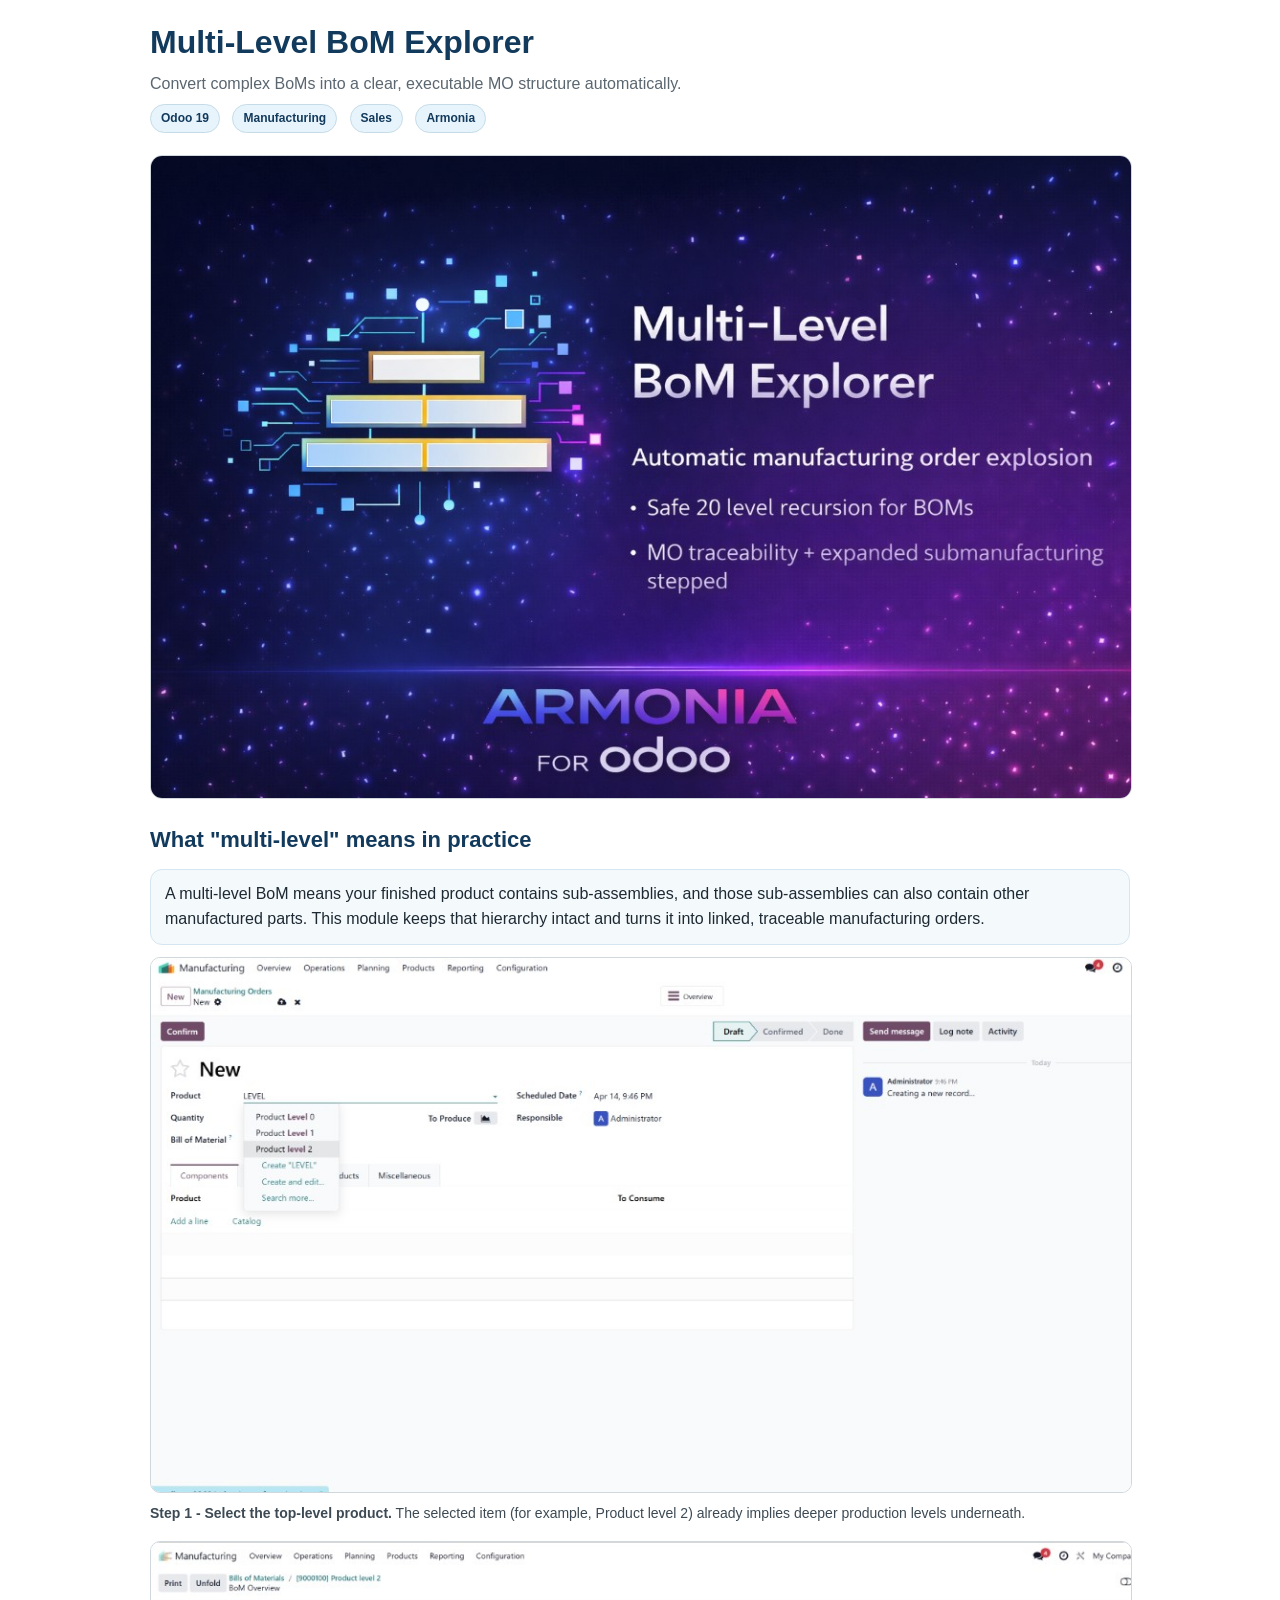
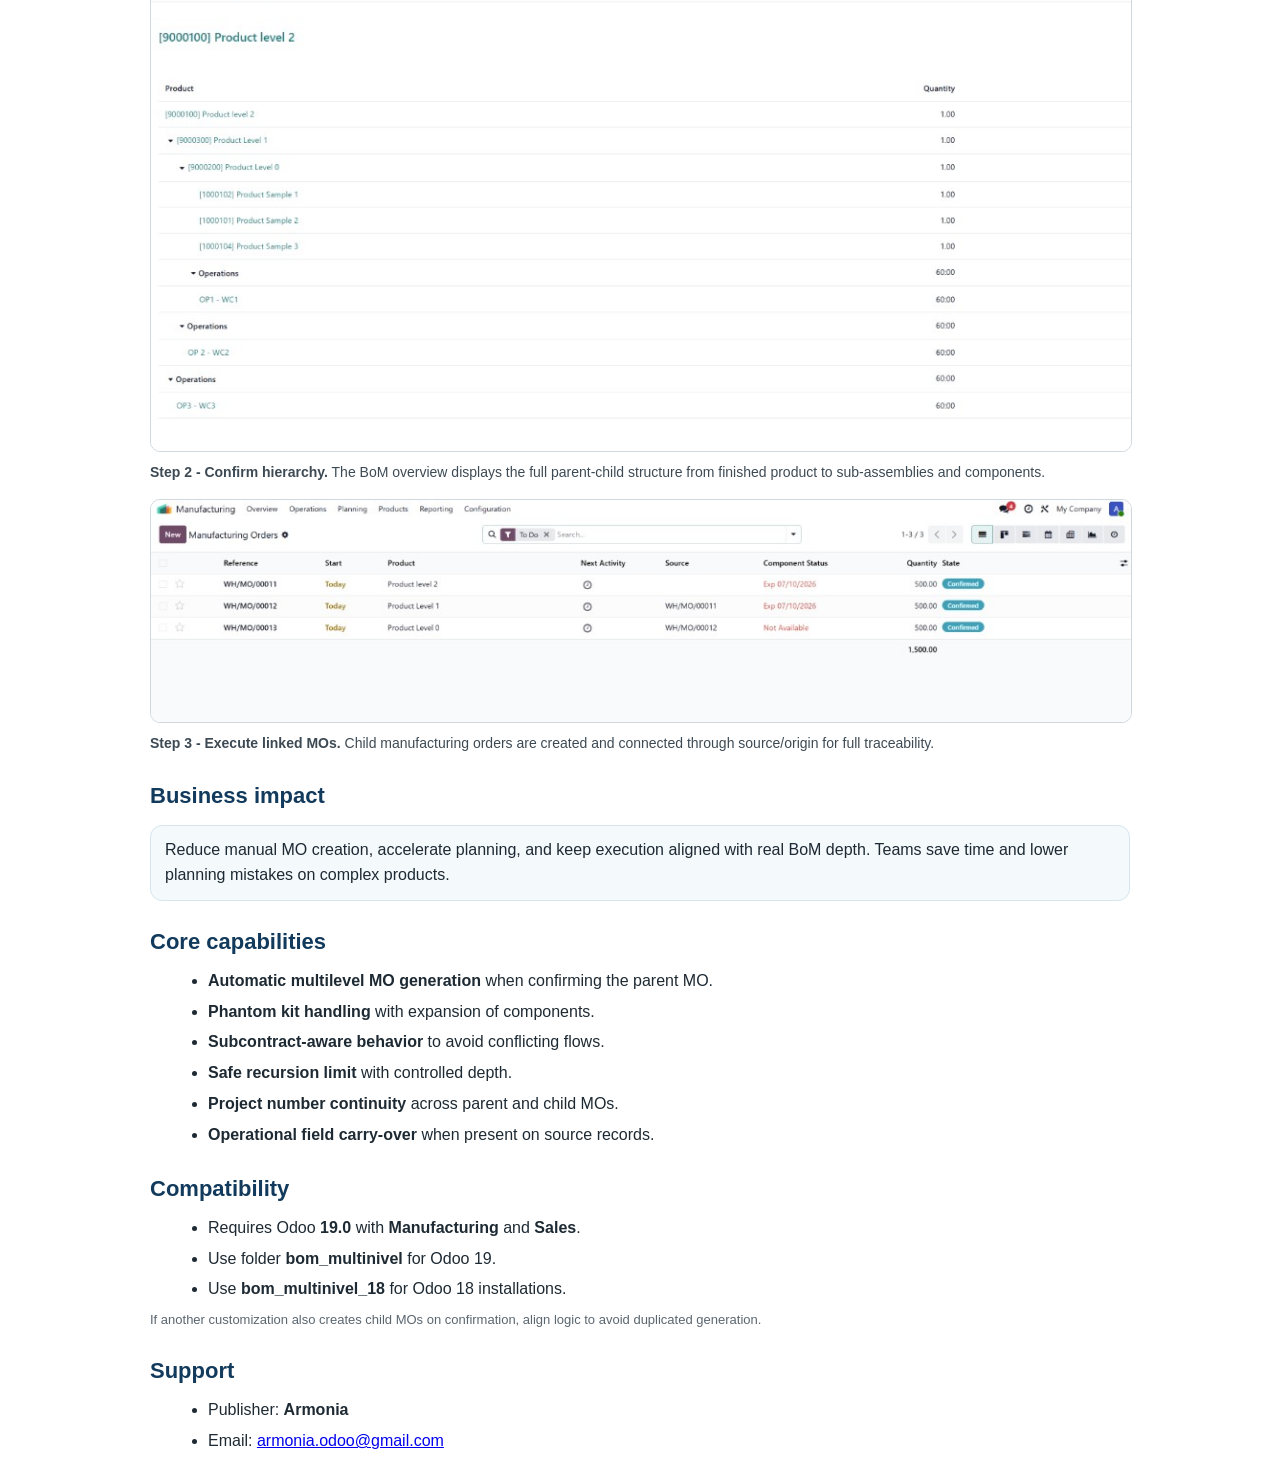
<file: bom_multinivel/static/description/index.html>
﻿<!DOCTYPE html>
<html lang="en">
<head>
  <meta charset="utf-8"/>
  <meta name="viewport" content="width=device-width, initial-scale=1"/>
  <title>Multi-Level BoM Explorer</title>
  <style>
    body { font-family: Arial, Helvetica, sans-serif; color: #1e2a33; max-width: 980px; margin: 0 auto; padding: 18px; line-height: 1.55; }
    h1 { color: #123a5c; margin: 0 0 4px 0; }
    h2 { color: #123a5c; margin: 24px 0 10px 0; font-size: 22px; }
    p { margin: 8px 0; }
    ul { margin: 8px 0 0 18px; }
    li { margin: 6px 0; }
    .sub { color: #5a6670; margin-top: 0; }
    .banner { width: 100%; border: 1px solid #d0d8de; border-radius: 12px; margin: 14px 0 18px 0; display: block; }
    .shot { width: 100%; border: 1px solid #d0d8de; border-radius: 10px; margin: 10px 0; display: block; }
    .cap { font-size: 14px; color: #3d4a54; margin: 2px 0 16px 0; }
    .box { background: #f4f9fc; border: 1px solid #d5e6f0; border-radius: 12px; padding: 12px 14px; margin: 12px 0; }
    .badge { display: inline-block; margin: 0 8px 8px 0; background: #e8f4fb; border: 1px solid #c5dce8; color: #123a5c; border-radius: 999px; padding: 4px 10px; font-size: 12px; font-weight: 600; }
    .note { font-size: 13px; color: #5a6670; }
  </style>
</head>
<body>
  <h1>Multi-Level BoM Explorer</h1>
  <p class="sub">Convert complex BoMs into a clear, executable MO structure automatically.</p>

  <div>
    <span class="badge">Odoo 19</span>
    <span class="badge">Manufacturing</span>
    <span class="badge">Sales</span>
    <span class="badge">Armonia</span>
  </div>

  <img class="banner" src="banner.png" alt="Multi-Level BoM Explorer banner"/>

  <h2>What "multi-level" means in practice</h2>
  <div class="box">
    A multi-level BoM means your finished product contains sub-assemblies, and those sub-assemblies can also contain other manufactured parts. This module keeps that hierarchy intact and turns it into linked, traceable manufacturing orders.
  </div>

  <img class="shot" src="screen_01_mo_product_levels.png" alt="Selecting top-level product in MO"/>
  <p class="cap"><strong>Step 1 - Select the top-level product.</strong> The selected item (for example, Product level 2) already implies deeper production levels underneath.</p>

  <img class="shot" src="screen_03_bom_overview_tree.png" alt="BoM hierarchy in tree view"/>
  <p class="cap"><strong>Step 2 - Confirm hierarchy.</strong> The BoM overview displays the full parent-child structure from finished product to sub-assemblies and components.</p>

  <img class="shot" src="screen_02_mo_source_chain.png" alt="Linked manufacturing orders list"/>
  <p class="cap"><strong>Step 3 - Execute linked MOs.</strong> Child manufacturing orders are created and connected through source/origin for full traceability.</p>

  <h2>Business impact</h2>
  <div class="box">
    Reduce manual MO creation, accelerate planning, and keep execution aligned with real BoM depth. Teams save time and lower planning mistakes on complex products.
  </div>

  <h2>Core capabilities</h2>
  <ul>
    <li><strong>Automatic multilevel MO generation</strong> when confirming the parent MO.</li>
    <li><strong>Phantom kit handling</strong> with expansion of components.</li>
    <li><strong>Subcontract-aware behavior</strong> to avoid conflicting flows.</li>
    <li><strong>Safe recursion limit</strong> with controlled depth.</li>
    <li><strong>Project number continuity</strong> across parent and child MOs.</li>
    <li><strong>Operational field carry-over</strong> when present on source records.</li>
  </ul>

  <h2>Compatibility</h2>
  <ul>
    <li>Requires Odoo <strong>19.0</strong> with <strong>Manufacturing</strong> and <strong>Sales</strong>.</li>
    <li>Use folder <strong>bom_multinivel</strong> for Odoo 19.</li>
    <li>Use <strong>bom_multinivel_18</strong> for Odoo 18 installations.</li>
  </ul>

  <p class="note">If another customization also creates child MOs on confirmation, align logic to avoid duplicated generation.</p>

  <h2>Support</h2>
  <ul>
    <li>Publisher: <strong>Armonia</strong></li>
    <li>Email: <a href="mailto:armonia.odoo@gmail.com">armonia.odoo@gmail.com</a></li>
  </ul>
</body>
</html>
</file>
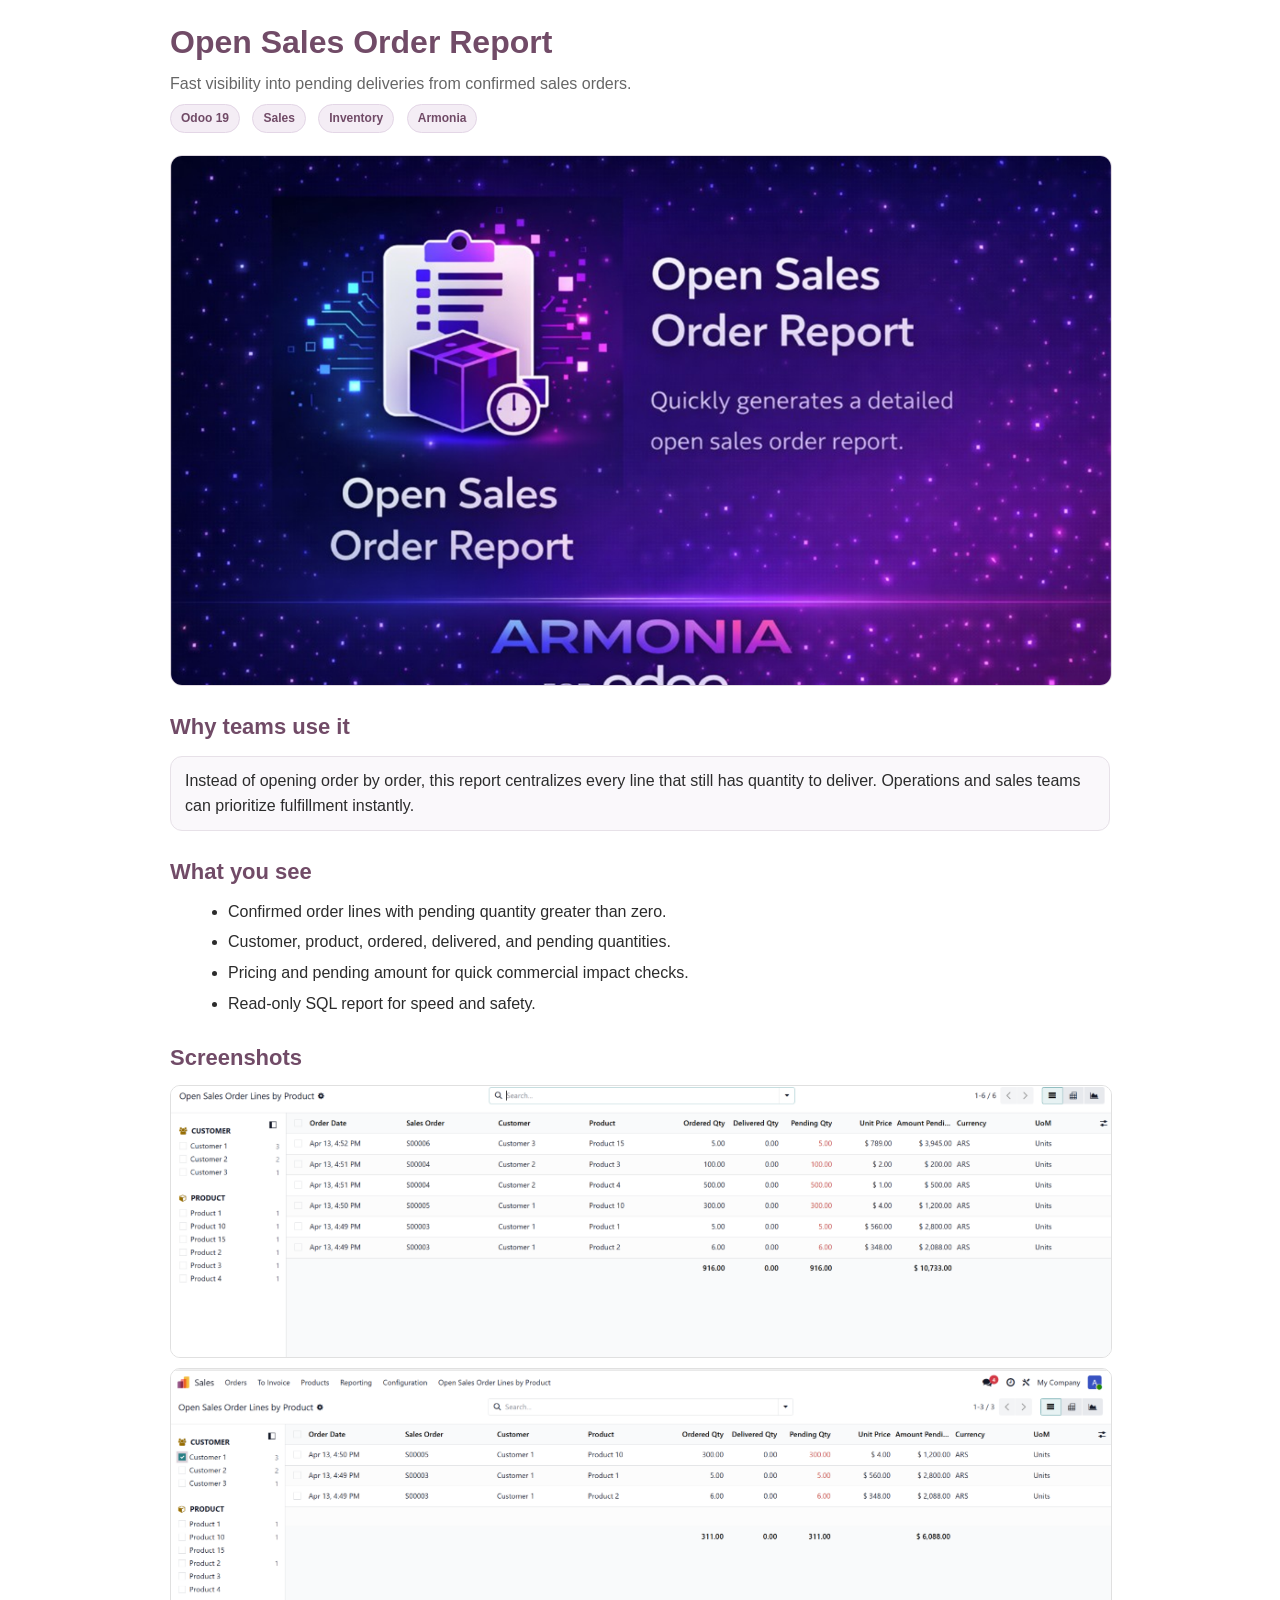
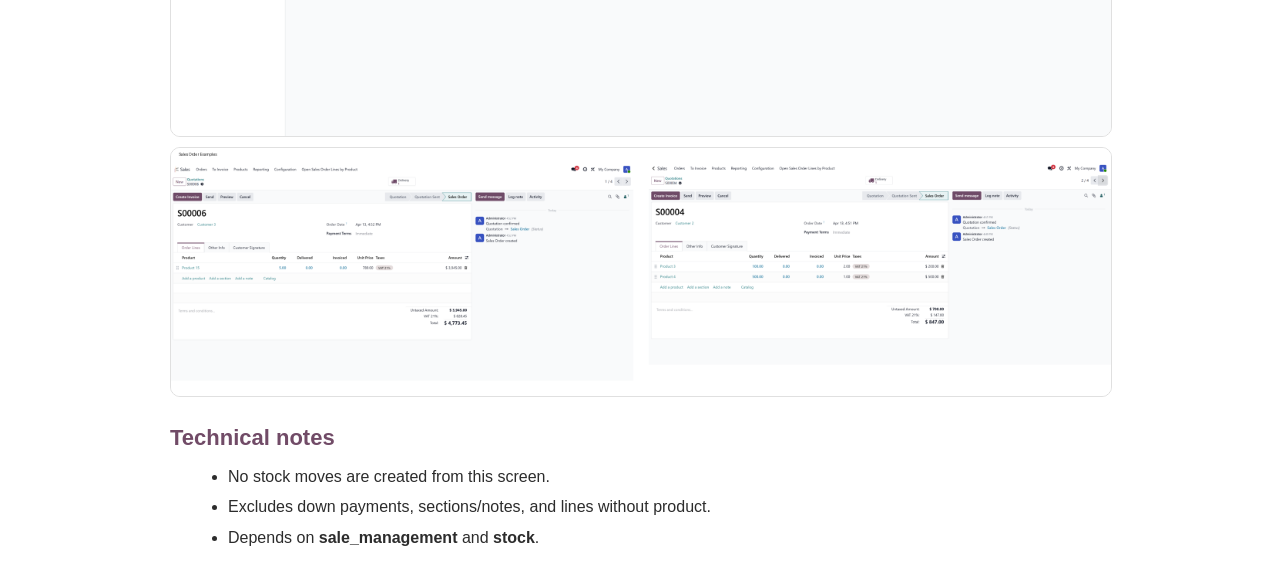
<file: open_sales_order_by_product/static/description/index.html>
﻿<!DOCTYPE html>
<html lang="en">
<head>
  <meta charset="utf-8"/>
  <meta name="viewport" content="width=device-width, initial-scale=1"/>
  <title>Open Sales Order Report</title>
  <style>
    body { font-family: Arial, Helvetica, sans-serif; color: #2c2c2c; max-width: 940px; margin: 0 auto; padding: 18px; line-height: 1.55; }
    h1 { color: #714b67; margin: 0 0 4px 0; font-size: 32px; }
    h2 { color: #714b67; margin: 24px 0 10px 0; font-size: 22px; }
    p { margin: 8px 0; }
    ul { margin: 8px 0 0 18px; }
    li { margin: 6px 0; }
    .sub { color: #666; margin-top: 0; }
    .box { background: #faf8fb; border: 1px solid #e7e1e8; border-radius: 12px; padding: 12px 14px; margin: 12px 0; }
    .banner { width: 100%; border: 1px solid #dfd8e1; border-radius: 12px; margin: 14px 0 18px 0; display: block; }
    .shot { width: 100%; border: 1px solid #e0e0e0; border-radius: 10px; margin: 10px 0; display: block; }
    .badge { display: inline-block; margin: 0 8px 8px 0; background: #f4edf5; border: 1px solid #e3d6e6; color: #714b67; border-radius: 999px; padding: 4px 10px; font-size: 12px; font-weight: 600; }
  </style>
</head>
<body>
  <h1>Open Sales Order Report</h1>
  <p class="sub">Fast visibility into pending deliveries from confirmed sales orders.</p>

  <div>
    <span class="badge">Odoo 19</span>
    <span class="badge">Sales</span>
    <span class="badge">Inventory</span>
    <span class="badge">Armonia</span>
  </div>

  <img class="banner" src="banner.png" alt="Open Sales Order Report banner"/>

  <h2>Why teams use it</h2>
  <div class="box">
    Instead of opening order by order, this report centralizes every line that still has quantity to deliver. Operations and sales teams can prioritize fulfillment instantly.
  </div>

  <h2>What you see</h2>
  <ul>
    <li>Confirmed order lines with pending quantity greater than zero.</li>
    <li>Customer, product, ordered, delivered, and pending quantities.</li>
    <li>Pricing and pending amount for quick commercial impact checks.</li>
    <li>Read-only SQL report for speed and safety.</li>
  </ul>

  <h2>Screenshots</h2>
  <img class="shot" src="screen_01.png" alt="Open sales report list"/>
  <img class="shot" src="screen_02.png" alt="Search and grouping options"/>
  <img class="shot" src="screen_03.png" alt="Pivot and graph analysis"/>

  <h2>Technical notes</h2>
  <ul>
    <li>No stock moves are created from this screen.</li>
    <li>Excludes down payments, sections/notes, and lines without product.</li>
    <li>Depends on <strong>sale_management</strong> and <strong>stock</strong>.</li>
  </ul>
</body>
</html>
</file>
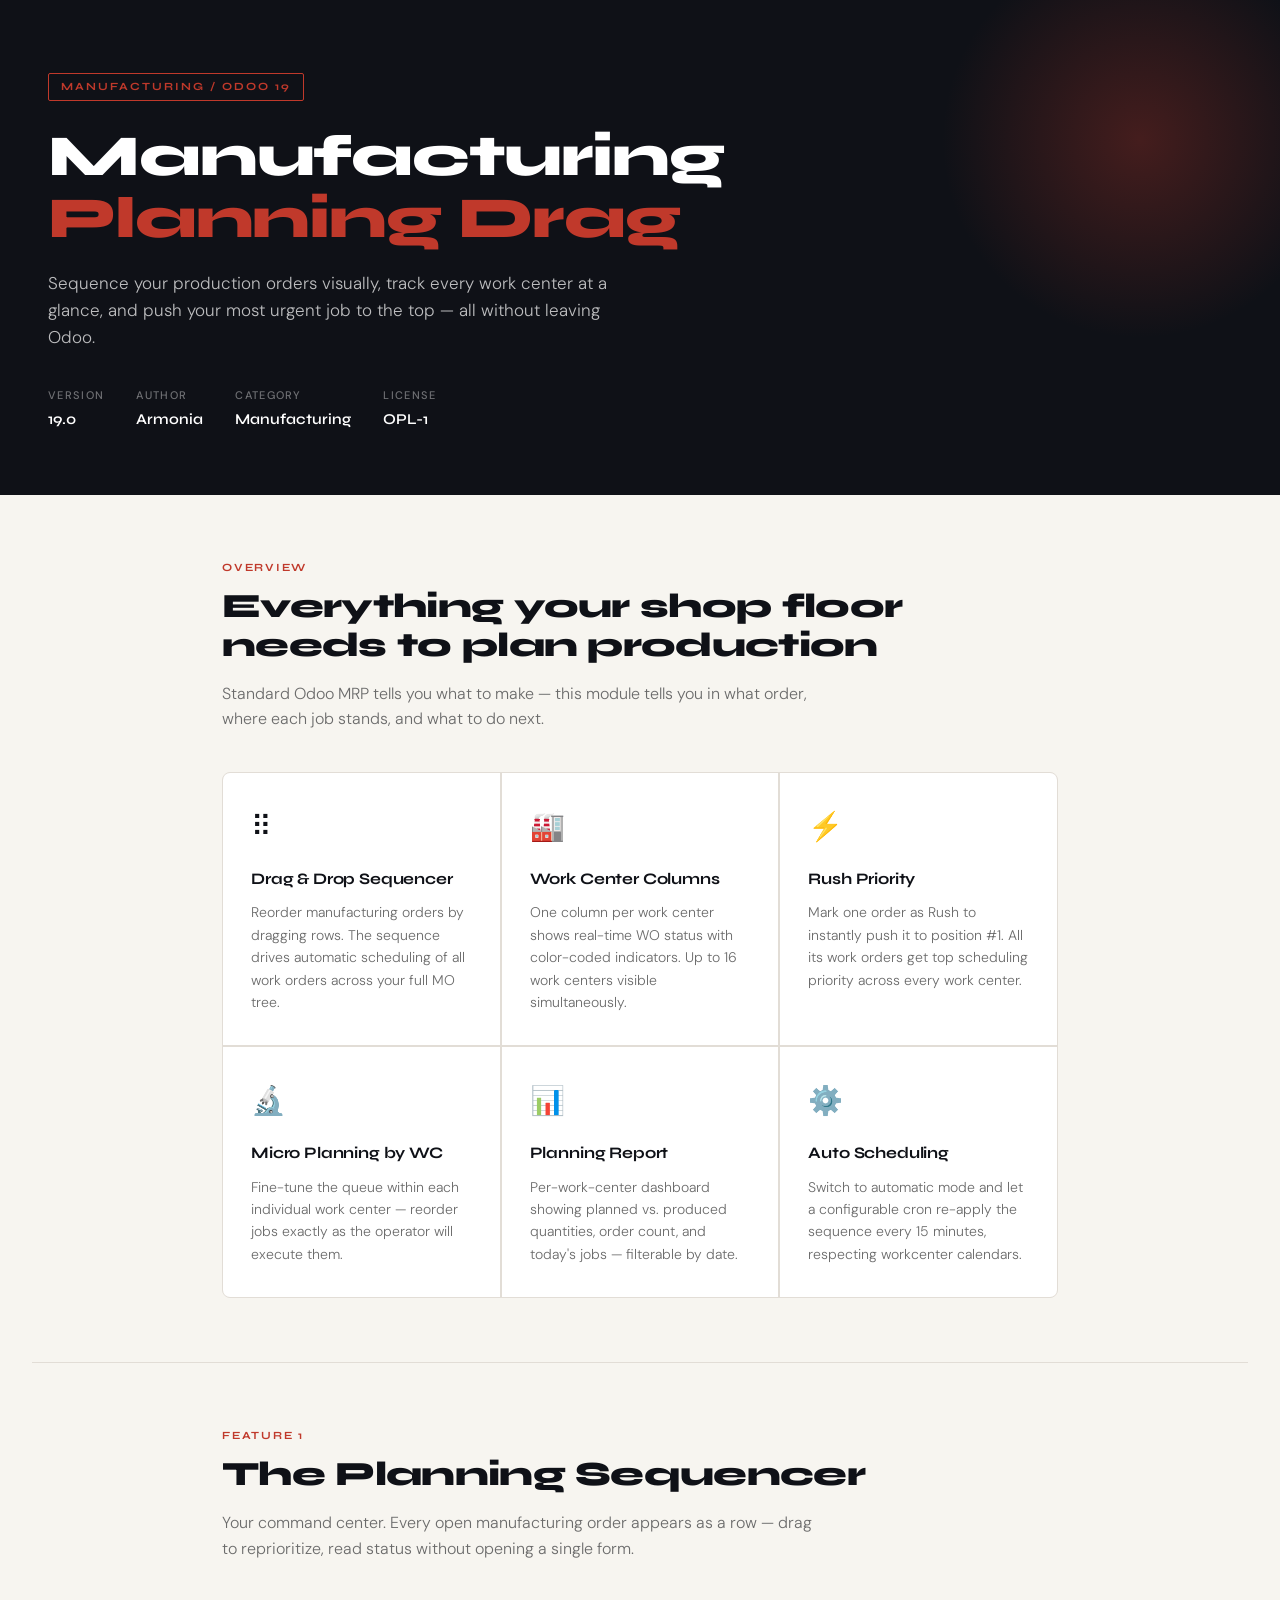
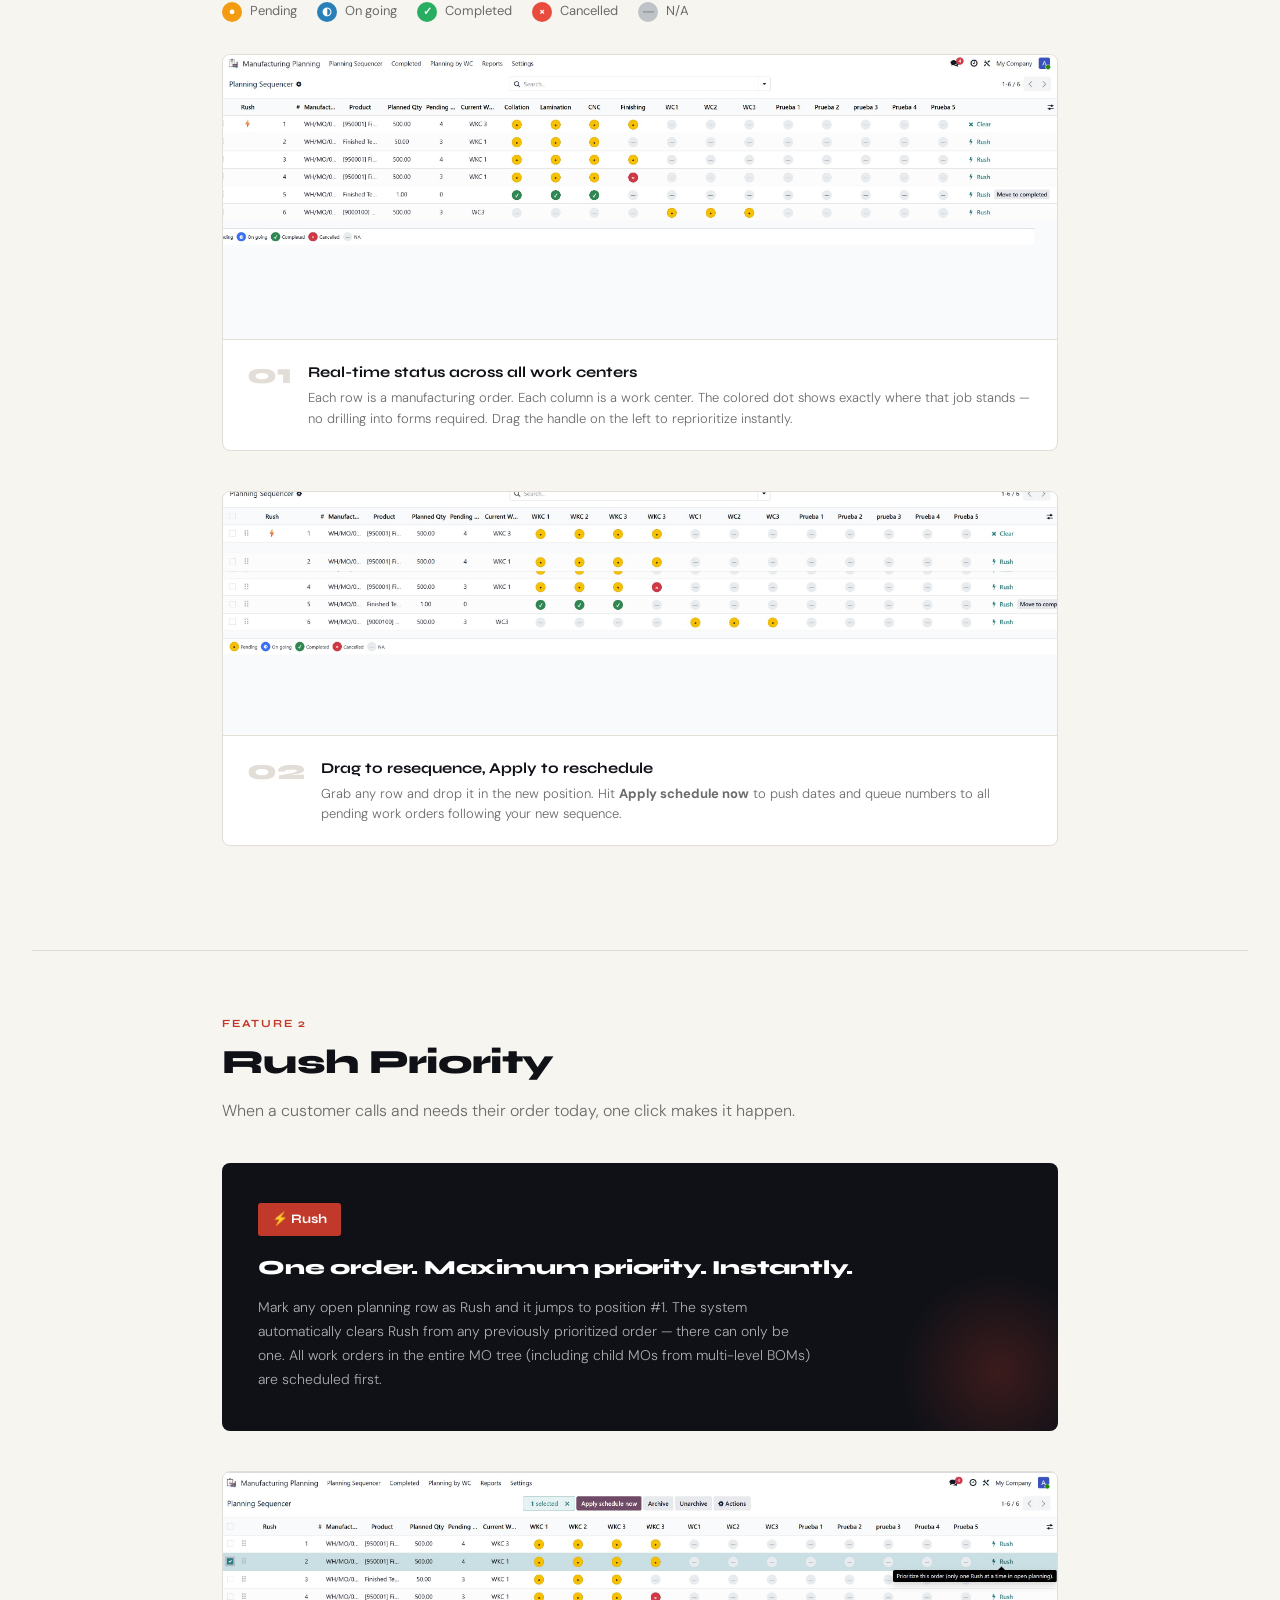
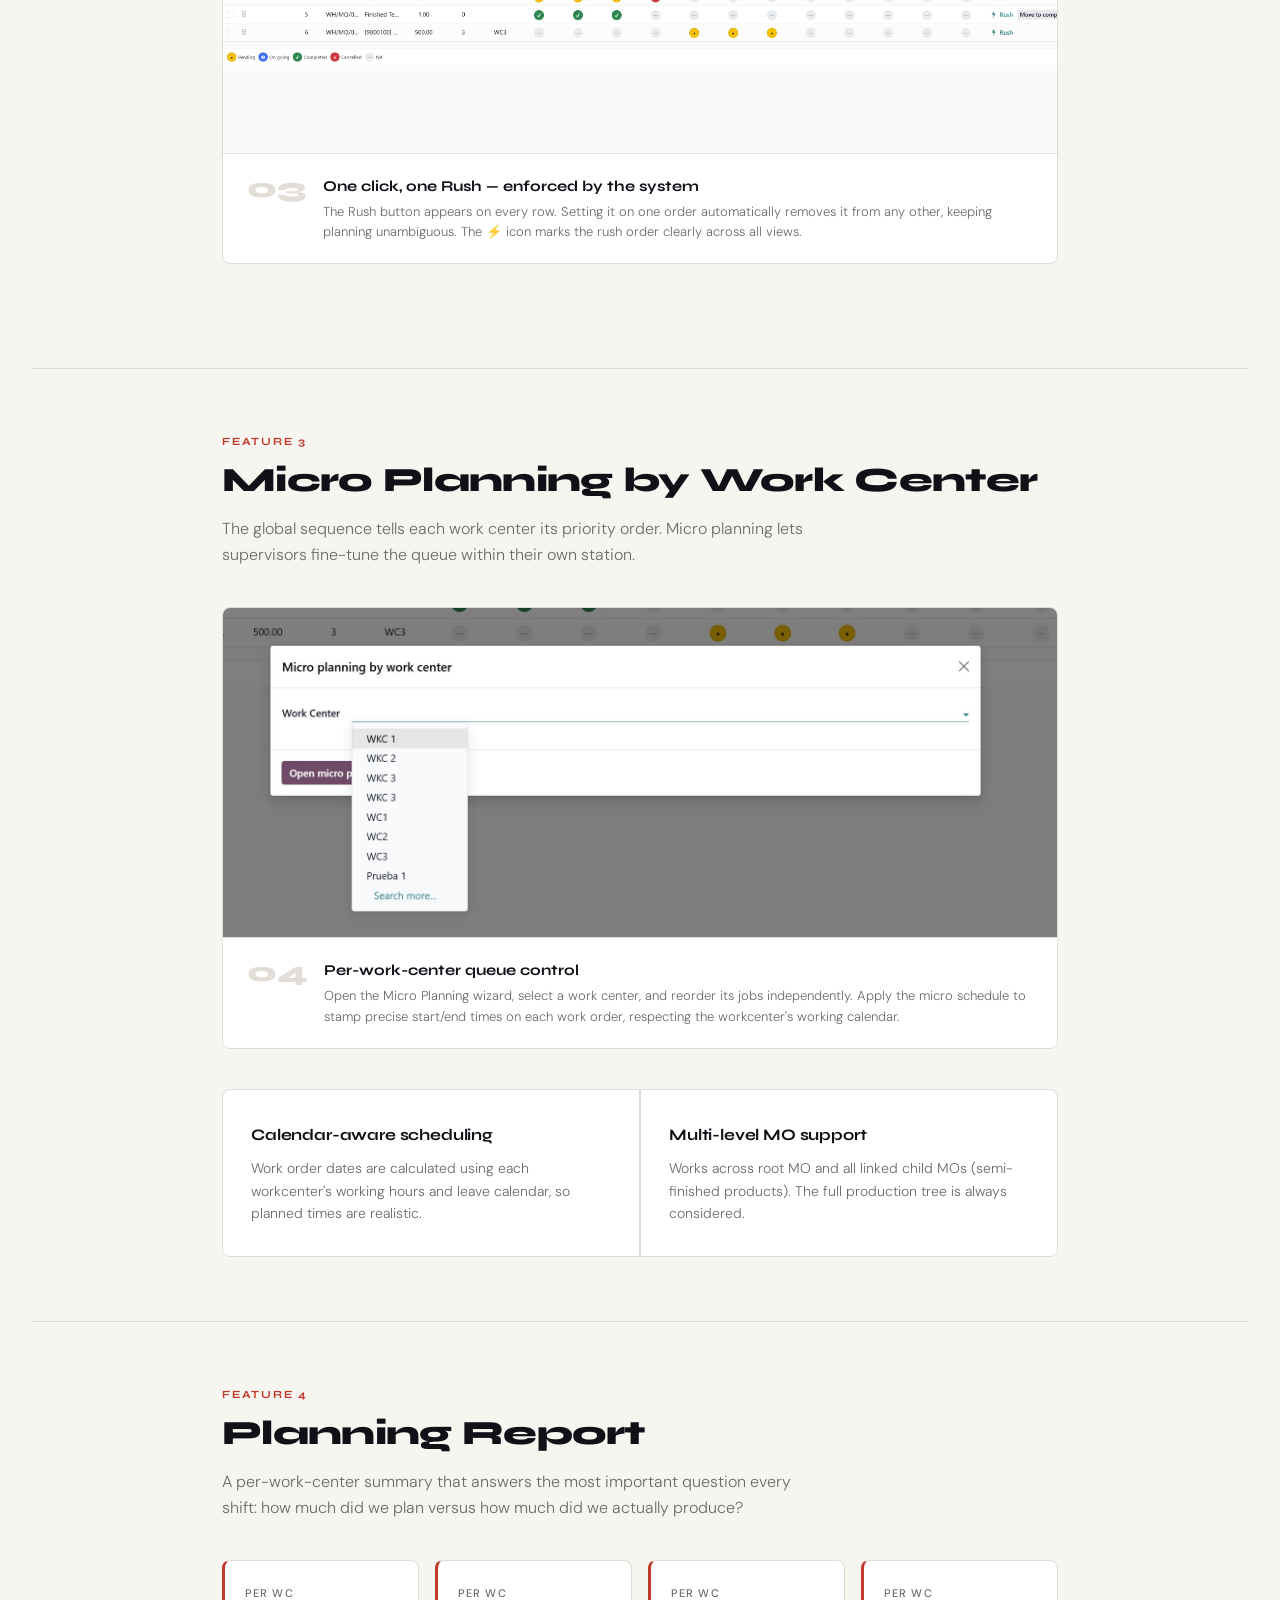
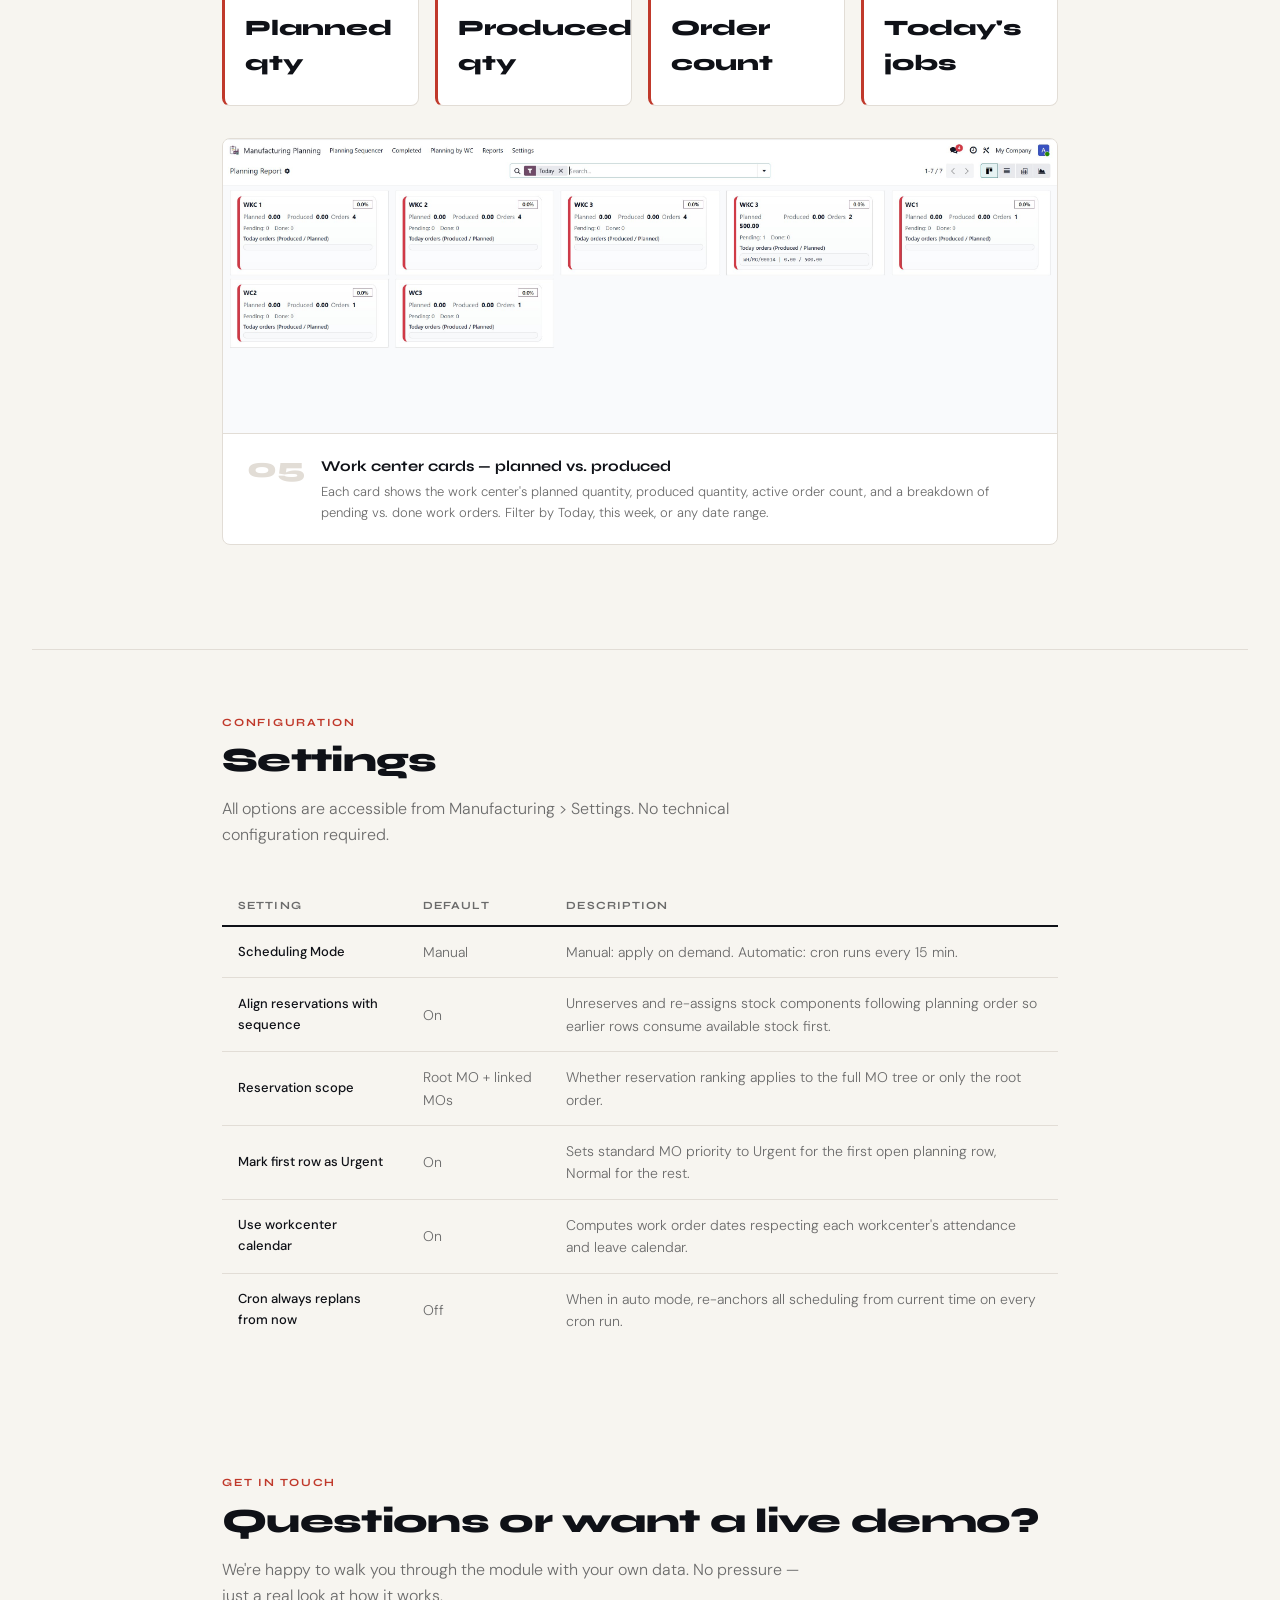
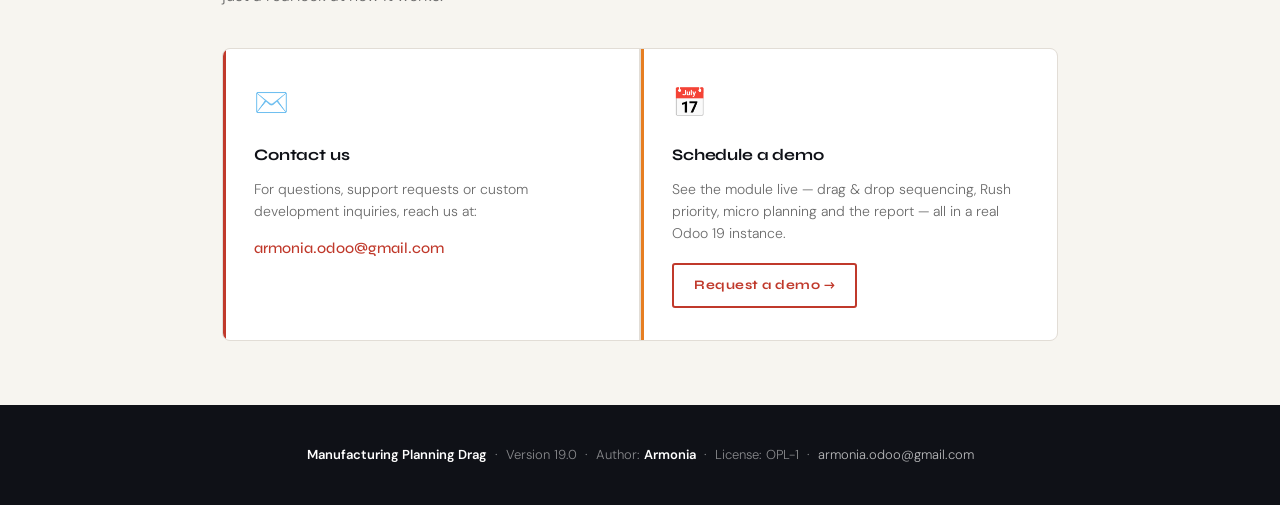
<file: planning_drag_generic_19/static/description/index.html>
<!DOCTYPE html>
<html lang="en">
<head>
<meta charset="UTF-8"/>
<meta name="viewport" content="width=device-width, initial-scale=1.0"/>
<title>Manufacturing Planning Drag</title>
<link href="https://fonts.googleapis.com/css2?family=Syne:wght@400;600;700;800&family=DM+Sans:ital,wght@0,300;0,400;0,500;1,300&display=swap" rel="stylesheet"/>
<style>
  *, *::before, *::after { box-sizing: border-box; margin: 0; padding: 0; }

  :root {
    --ink: #0f1117;
    --bg: #f7f5f0;
    --accent: #c0392b;
    --accent2: #e67e22;
    --muted: #6b6b6b;
    --card-bg: #ffffff;
    --border: #e2ddd6;
    --pill-pending: #f39c12;
    --pill-done: #27ae60;
    --pill-progress: #2980b9;
    --pill-cancel: #e74c3c;
    --pill-na: #bdc3c7;
  }

  body {
    font-family: 'DM Sans', sans-serif;
    background: var(--bg);
    color: var(--ink);
    line-height: 1.6;
  }

  /* HERO */
  .hero {
    background: var(--ink);
    color: #fff;
    padding: 72px 48px 64px;
    position: relative;
    overflow: hidden;
  }
  .hero::before {
    content: '';
    position: absolute;
    top: -60px; right: -60px;
    width: 400px; height: 400px;
    border-radius: 50%;
    background: radial-gradient(circle, rgba(192,57,43,0.3) 0%, transparent 70%);
    pointer-events: none;
  }
  .hero-inner {
    max-width: 860px;
    position: relative;
  }
  .hero-tag {
    display: inline-block;
    font-family: 'Syne', sans-serif;
    font-size: 11px;
    font-weight: 700;
    letter-spacing: 0.18em;
    text-transform: uppercase;
    color: var(--accent);
    border: 1px solid var(--accent);
    padding: 4px 12px;
    border-radius: 2px;
    margin-bottom: 24px;
  }
  .hero h1 {
    font-family: 'Syne', sans-serif;
    font-size: clamp(36px, 5vw, 58px);
    font-weight: 800;
    line-height: 1.08;
    margin-bottom: 20px;
    letter-spacing: -0.02em;
  }
  .hero h1 span { color: var(--accent); }
  .hero p {
    font-size: 17px;
    font-weight: 300;
    color: rgba(255,255,255,0.72);
    max-width: 560px;
    margin-bottom: 36px;
  }
  .hero-meta {
    display: flex;
    gap: 32px;
    flex-wrap: wrap;
  }
  .hero-meta-item {
    display: flex;
    flex-direction: column;
    gap: 2px;
  }
  .hero-meta-item span:first-child {
    font-size: 11px;
    letter-spacing: 0.12em;
    text-transform: uppercase;
    color: rgba(255,255,255,0.4);
    font-weight: 500;
  }
  .hero-meta-item span:last-child {
    font-family: 'Syne', sans-serif;
    font-size: 15px;
    font-weight: 600;
    color: #fff;
  }

  /* LAYOUT */
  .container {
    max-width: 900px;
    margin: 0 auto;
    padding: 0 32px;
  }

  /* SECTION HEADER */
  .section {
    padding: 64px 32px;
    max-width: 900px;
    margin: 0 auto;
  }
  .section-label {
    font-family: 'Syne', sans-serif;
    font-size: 11px;
    font-weight: 700;
    letter-spacing: 0.16em;
    text-transform: uppercase;
    color: var(--accent);
    margin-bottom: 10px;
  }
  .section h2 {
    font-family: 'Syne', sans-serif;
    font-size: clamp(24px, 3vw, 34px);
    font-weight: 800;
    line-height: 1.15;
    letter-spacing: -0.02em;
    margin-bottom: 16px;
  }
  .section > p {
    font-size: 16px;
    color: var(--muted);
    max-width: 600px;
    margin-bottom: 40px;
    font-weight: 300;
  }

  /* DIVIDER */
  .divider {
    border: none;
    border-top: 1px solid var(--border);
    margin: 0 32px;
  }

  /* FEATURE GRID */
  .features-grid {
    display: grid;
    grid-template-columns: repeat(auto-fit, minmax(260px, 1fr));
    gap: 2px;
    background: var(--border);
    border: 1px solid var(--border);
    border-radius: 8px;
    overflow: hidden;
  }
  .feature-card {
    background: var(--card-bg);
    padding: 32px 28px;
    position: relative;
  }
  .feature-icon {
    font-size: 28px;
    margin-bottom: 16px;
    display: block;
  }
  .feature-card h3 {
    font-family: 'Syne', sans-serif;
    font-size: 16px;
    font-weight: 700;
    margin-bottom: 10px;
    letter-spacing: -0.01em;
  }
  .feature-card p {
    font-size: 14px;
    color: var(--muted);
    line-height: 1.6;
    font-weight: 300;
  }

  /* SCREENSHOT BLOCK */
  .screenshot-block {
    background: var(--card-bg);
    border: 1px solid var(--border);
    border-radius: 8px;
    overflow: hidden;
    margin-bottom: 40px;
  }
  .screenshot-block img {
    width: 100%;
    display: block;
    border-bottom: 1px solid var(--border);
  }
  .screenshot-caption {
    padding: 20px 24px;
    display: flex;
    gap: 16px;
    align-items: flex-start;
  }
  .caption-num {
    font-family: 'Syne', sans-serif;
    font-size: 28px;
    font-weight: 800;
    color: var(--border);
    line-height: 1;
    flex-shrink: 0;
    min-width: 40px;
  }
  .caption-text h4 {
    font-family: 'Syne', sans-serif;
    font-size: 15px;
    font-weight: 700;
    margin-bottom: 4px;
  }
  .caption-text p {
    font-size: 13px;
    color: var(--muted);
    font-weight: 300;
  }

  /* STATUS LEGEND */
  .legend {
    display: flex;
    gap: 20px;
    flex-wrap: wrap;
    margin-bottom: 32px;
  }
  .legend-item {
    display: flex;
    align-items: center;
    gap: 8px;
    font-size: 13px;
    color: var(--muted);
    font-weight: 400;
  }
  .pill {
    width: 20px; height: 20px;
    border-radius: 50%;
    display: inline-flex;
    align-items: center;
    justify-content: center;
    font-size: 11px;
    color: #fff;
    font-weight: 700;
    flex-shrink: 0;
  }
  .pill-pending  { background: var(--pill-pending); }
  .pill-progress { background: var(--pill-progress); }
  .pill-done     { background: var(--pill-done); }
  .pill-cancel   { background: var(--pill-cancel); }
  .pill-na       { background: var(--pill-na); }

  /* HIGHLIGHT BOX */
  .highlight-box {
    background: var(--ink);
    color: #fff;
    border-radius: 8px;
    padding: 40px 36px;
    margin: 0 0 40px;
    position: relative;
    overflow: hidden;
  }
  .highlight-box::after {
    content: '';
    position: absolute;
    bottom: -40px; right: -40px;
    width: 200px; height: 200px;
    border-radius: 50%;
    background: radial-gradient(circle, rgba(192,57,43,0.25) 0%, transparent 70%);
  }
  .highlight-box h3 {
    font-family: 'Syne', sans-serif;
    font-size: 20px;
    font-weight: 800;
    margin-bottom: 12px;
    letter-spacing: -0.01em;
  }
  .highlight-box p {
    font-size: 14px;
    color: rgba(255,255,255,0.65);
    font-weight: 300;
    line-height: 1.7;
    max-width: 560px;
  }
  .rush-badge {
    display: inline-flex;
    align-items: center;
    gap: 6px;
    background: var(--accent);
    color: #fff;
    font-family: 'Syne', sans-serif;
    font-size: 13px;
    font-weight: 700;
    padding: 6px 14px;
    border-radius: 3px;
    margin-bottom: 16px;
  }

  /* REPORT CARDS */
  .report-cards {
    display: grid;
    grid-template-columns: repeat(auto-fit, minmax(180px, 1fr));
    gap: 16px;
    margin-bottom: 32px;
  }
  .report-card {
    background: var(--card-bg);
    border: 1px solid var(--border);
    border-radius: 8px;
    padding: 24px 20px;
    border-left: 3px solid var(--accent);
  }
  .report-card .rc-label {
    font-size: 11px;
    letter-spacing: 0.1em;
    text-transform: uppercase;
    color: var(--muted);
    font-weight: 500;
    margin-bottom: 8px;
  }
  .report-card .rc-value {
    font-family: 'Syne', sans-serif;
    font-size: 22px;
    font-weight: 800;
    color: var(--ink);
  }

  /* CONFIG TABLE */
  .config-table {
    width: 100%;
    border-collapse: collapse;
    font-size: 14px;
  }
  .config-table thead tr {
    border-bottom: 2px solid var(--ink);
  }
  .config-table th {
    font-family: 'Syne', sans-serif;
    font-size: 11px;
    font-weight: 700;
    letter-spacing: 0.1em;
    text-transform: uppercase;
    padding: 10px 16px;
    text-align: left;
    color: var(--muted);
  }
  .config-table td {
    padding: 14px 16px;
    border-bottom: 1px solid var(--border);
    color: var(--muted);
    font-weight: 300;
  }
  .config-table td:first-child {
    font-weight: 500;
    color: var(--ink);
    font-family: 'DM Sans', monospace;
    font-size: 13px;
  }
  .config-table tr:last-child td { border-bottom: none; }

  /* FOOTER */
  .footer {
    background: var(--ink);
    color: rgba(255,255,255,0.5);
    padding: 40px 32px;
    font-size: 13px;
    font-weight: 300;
    text-align: center;
  }
  .footer strong {
    color: #fff;
    font-weight: 600;
  }
</style>
</head>
<body>

<!-- HERO -->
<div class="hero">
  <div class="hero-inner">
    <div class="hero-tag">Manufacturing / Odoo 19</div>
    <h1>Manufacturing<br><span>Planning Drag</span></h1>
    <p>Sequence your production orders visually, track every work center at a glance, and push your most urgent job to the top — all without leaving Odoo.</p>
    <div class="hero-meta">
      <div class="hero-meta-item">
        <span>Version</span>
        <span>19.0</span>
      </div>
      <div class="hero-meta-item">
        <span>Author</span>
        <span>Armonia</span>
      </div>
      <div class="hero-meta-item">
        <span>Category</span>
        <span>Manufacturing</span>
      </div>
      <div class="hero-meta-item">
        <span>License</span>
        <span>OPL-1</span>
      </div>
    </div>
  </div>
</div>

<!-- OVERVIEW -->
<div class="section">
  <div class="section-label">Overview</div>
  <h2>Everything your shop floor needs to plan production</h2>
  <p>Standard Odoo MRP tells you what to make — this module tells you in what order, where each job stands, and what to do next.</p>

  <div class="features-grid">
    <div class="feature-card">
      <span class="feature-icon">⠿</span>
      <h3>Drag &amp; Drop Sequencer</h3>
      <p>Reorder manufacturing orders by dragging rows. The sequence drives automatic scheduling of all work orders across your full MO tree.</p>
    </div>
    <div class="feature-card">
      <span class="feature-icon">🏭</span>
      <h3>Work Center Columns</h3>
      <p>One column per work center shows real-time WO status with color-coded indicators. Up to 16 work centers visible simultaneously.</p>
    </div>
    <div class="feature-card">
      <span class="feature-icon">⚡</span>
      <h3>Rush Priority</h3>
      <p>Mark one order as Rush to instantly push it to position #1. All its work orders get top scheduling priority across every work center.</p>
    </div>
    <div class="feature-card">
      <span class="feature-icon">🔬</span>
      <h3>Micro Planning by WC</h3>
      <p>Fine-tune the queue within each individual work center — reorder jobs exactly as the operator will execute them.</p>
    </div>
    <div class="feature-card">
      <span class="feature-icon">📊</span>
      <h3>Planning Report</h3>
      <p>Per-work-center dashboard showing planned vs. produced quantities, order count, and today's jobs — filterable by date.</p>
    </div>
    <div class="feature-card">
      <span class="feature-icon">⚙️</span>
      <h3>Auto Scheduling</h3>
      <p>Switch to automatic mode and let a configurable cron re-apply the sequence every 15 minutes, respecting workcenter calendars.</p>
    </div>
  </div>
</div>

<hr class="divider"/>

<!-- PLANNING SEQUENCER -->
<div class="section">
  <div class="section-label">Feature 1</div>
  <h2>The Planning Sequencer</h2>
  <p>Your command center. Every open manufacturing order appears as a row — drag to reprioritize, read status without opening a single form.</p>

  <div class="legend">
    <div class="legend-item"><span class="pill pill-pending">●</span> Pending</div>
    <div class="legend-item"><span class="pill pill-progress">◐</span> On going</div>
    <div class="legend-item"><span class="pill pill-done">✓</span> Completed</div>
    <div class="legend-item"><span class="pill pill-cancel">×</span> Cancelled</div>
    <div class="legend-item"><span class="pill pill-na" style="color:#999;font-size:14px;">—</span> N/A</div>
  </div>

  <div class="screenshot-block">
    <img src="images/screenshot_sequencer.png" alt="Planning Sequencer list view showing MOs with work center status columns"/>
    <div class="screenshot-caption">
      <div class="caption-num">01</div>
      <div class="caption-text">
        <h4>Real-time status across all work centers</h4>
        <p>Each row is a manufacturing order. Each column is a work center. The colored dot shows exactly where that job stands — no drilling into forms required. Drag the handle on the left to reprioritize instantly.</p>
      </div>
    </div>
  </div>

  <div class="screenshot-block">
    <img src="images/screenshot_drag.png" alt="Drag handles visible on planning rows"/>
    <div class="screenshot-caption">
      <div class="caption-num">02</div>
      <div class="caption-text">
        <h4>Drag to resequence, Apply to reschedule</h4>
        <p>Grab any row and drop it in the new position. Hit <strong>Apply schedule now</strong> to push dates and queue numbers to all pending work orders following your new sequence.</p>
      </div>
    </div>
  </div>
</div>

<hr class="divider"/>

<!-- RUSH -->
<div class="section">
  <div class="section-label">Feature 2</div>
  <h2>Rush Priority</h2>
  <p>When a customer calls and needs their order today, one click makes it happen.</p>

  <div class="highlight-box">
    <div class="rush-badge">⚡ Rush</div>
    <h3>One order. Maximum priority. Instantly.</h3>
    <p>Mark any open planning row as Rush and it jumps to position #1. The system automatically clears Rush from any previously prioritized order — there can only be one. All work orders in the entire MO tree (including child MOs from multi-level BOMs) are scheduled first.</p>
  </div>

  <div class="screenshot-block">
    <img src="images/screenshot_rush.png" alt="Rush button tooltip visible on planning row"/>
    <div class="screenshot-caption">
      <div class="caption-num">03</div>
      <div class="caption-text">
        <h4>One click, one Rush — enforced by the system</h4>
        <p>The Rush button appears on every row. Setting it on one order automatically removes it from any other, keeping planning unambiguous. The ⚡ icon marks the rush order clearly across all views.</p>
      </div>
    </div>
  </div>
</div>

<hr class="divider"/>

<!-- MICRO PLANNING -->
<div class="section">
  <div class="section-label">Feature 3</div>
  <h2>Micro Planning by Work Center</h2>
  <p>The global sequence tells each work center its priority order. Micro planning lets supervisors fine-tune the queue within their own station.</p>

  <div class="screenshot-block">
    <img src="images/screenshot_micro.png" alt="Micro planning by work center modal dialog"/>
    <div class="screenshot-caption">
      <div class="caption-num">04</div>
      <div class="caption-text">
        <h4>Per-work-center queue control</h4>
        <p>Open the Micro Planning wizard, select a work center, and reorder its jobs independently. Apply the micro schedule to stamp precise start/end times on each work order, respecting the workcenter's working calendar.</p>
      </div>
    </div>
  </div>

  <div class="features-grid" style="grid-template-columns: 1fr 1fr; margin-top: 0;">
    <div class="feature-card">
      <h3>Calendar-aware scheduling</h3>
      <p>Work order dates are calculated using each workcenter's working hours and leave calendar, so planned times are realistic.</p>
    </div>
    <div class="feature-card">
      <h3>Multi-level MO support</h3>
      <p>Works across root MO and all linked child MOs (semi-finished products). The full production tree is always considered.</p>
    </div>
  </div>
</div>

<hr class="divider"/>

<!-- REPORT -->
<div class="section">
  <div class="section-label">Feature 4</div>
  <h2>Planning Report</h2>
  <p>A per-work-center summary that answers the most important question every shift: how much did we plan versus how much did we actually produce?</p>

  <div class="report-cards">
    <div class="report-card">
      <div class="rc-label">Per WC</div>
      <div class="rc-value">Planned qty</div>
    </div>
    <div class="report-card">
      <div class="rc-label">Per WC</div>
      <div class="rc-value">Produced qty</div>
    </div>
    <div class="report-card">
      <div class="rc-label">Per WC</div>
      <div class="rc-value">Order count</div>
    </div>
    <div class="report-card">
      <div class="rc-label">Per WC</div>
      <div class="rc-value">Today's jobs</div>
    </div>
  </div>

  <div class="screenshot-block">
    <img src="images/screenshot_report.png" alt="Planning Report kanban view with per-workcenter cards"/>
    <div class="screenshot-caption">
      <div class="caption-num">05</div>
      <div class="caption-text">
        <h4>Work center cards — planned vs. produced</h4>
        <p>Each card shows the work center's planned quantity, produced quantity, active order count, and a breakdown of pending vs. done work orders. Filter by Today, this week, or any date range.</p>
      </div>
    </div>
  </div>
</div>

<hr class="divider"/>

<!-- CONFIGURATION -->
<div class="section">
  <div class="section-label">Configuration</div>
  <h2>Settings</h2>
  <p>All options are accessible from Manufacturing &gt; Settings. No technical configuration required.</p>

  <table class="config-table">
    <thead>
      <tr>
        <th>Setting</th>
        <th>Default</th>
        <th>Description</th>
      </tr>
    </thead>
    <tbody>
      <tr>
        <td>Scheduling Mode</td>
        <td>Manual</td>
        <td>Manual: apply on demand. Automatic: cron runs every 15 min.</td>
      </tr>
      <tr>
        <td>Align reservations with sequence</td>
        <td>On</td>
        <td>Unreserves and re-assigns stock components following planning order so earlier rows consume available stock first.</td>
      </tr>
      <tr>
        <td>Reservation scope</td>
        <td>Root MO + linked MOs</td>
        <td>Whether reservation ranking applies to the full MO tree or only the root order.</td>
      </tr>
      <tr>
        <td>Mark first row as Urgent</td>
        <td>On</td>
        <td>Sets standard MO priority to Urgent for the first open planning row, Normal for the rest.</td>
      </tr>
      <tr>
        <td>Use workcenter calendar</td>
        <td>On</td>
        <td>Computes work order dates respecting each workcenter's attendance and leave calendar.</td>
      </tr>
      <tr>
        <td>Cron always replans from now</td>
        <td>Off</td>
        <td>When in auto mode, re-anchors all scheduling from current time on every cron run.</td>
      </tr>
    </tbody>
  </table>
</div>

<!-- CONTACT & DEMO -->
<div class="section">
  <div class="section-label">Get in touch</div>
  <h2>Questions or want a live demo?</h2>
  <p>We're happy to walk you through the module with your own data. No pressure — just a real look at how it works.</p>

  <div class="features-grid" style="grid-template-columns: 1fr 1fr;">
    <div class="feature-card" style="border-left: 3px solid var(--accent);">
      <span class="feature-icon">✉️</span>
      <h3>Contact us</h3>
      <p>For questions, support requests or custom development inquiries, reach us at:</p>
      <p style="margin-top: 14px;">
        <a href="mailto:armonia.odoo@gmail.com" style="color: var(--accent); font-weight: 500; font-size: 15px; text-decoration: none; font-family: 'Syne', sans-serif;">armonia.odoo@gmail.com</a>
      </p>
    </div>
    <div class="feature-card" style="border-left: 3px solid var(--accent2);">
      <span class="feature-icon">📅</span>
      <h3>Schedule a demo</h3>
      <p>See the module live — drag &amp; drop sequencing, Rush priority, micro planning and the report — all in a real Odoo 19 instance.</p>
      <p style="margin-top: 14px;">
        <a href="mailto:armonia.odoo@gmail.com?subject=Demo%20request%20-%20Manufacturing%20Planning%20Drag&body=Hi%2C%20I%27d%20like%20to%20schedule%20a%20demo%20of%20the%20Manufacturing%20Planning%20Drag%20module." style="display: inline-block; margin-top: 4px; border: 2px solid #c0392b; color: #c0392b; font-family: 'Syne', sans-serif; font-size: 13px; font-weight: 700; padding: 10px 20px; border-radius: 3px; text-decoration: none; letter-spacing: 0.04em;">Request a demo →</a>
      </p>
    </div>
  </div>
</div>

<!-- FOOTER -->
<div class="footer">
  <p><strong>Manufacturing Planning Drag</strong> &nbsp;·&nbsp; Version 19.0 &nbsp;·&nbsp; Author: <strong>Armonia</strong> &nbsp;·&nbsp; License: OPL-1 &nbsp;·&nbsp; <a href="mailto:armonia.odoo@gmail.com" style="color: rgba(255,255,255,0.7); text-decoration: none;">armonia.odoo@gmail.com</a></p>
</div>

</body>
</html>
</file>
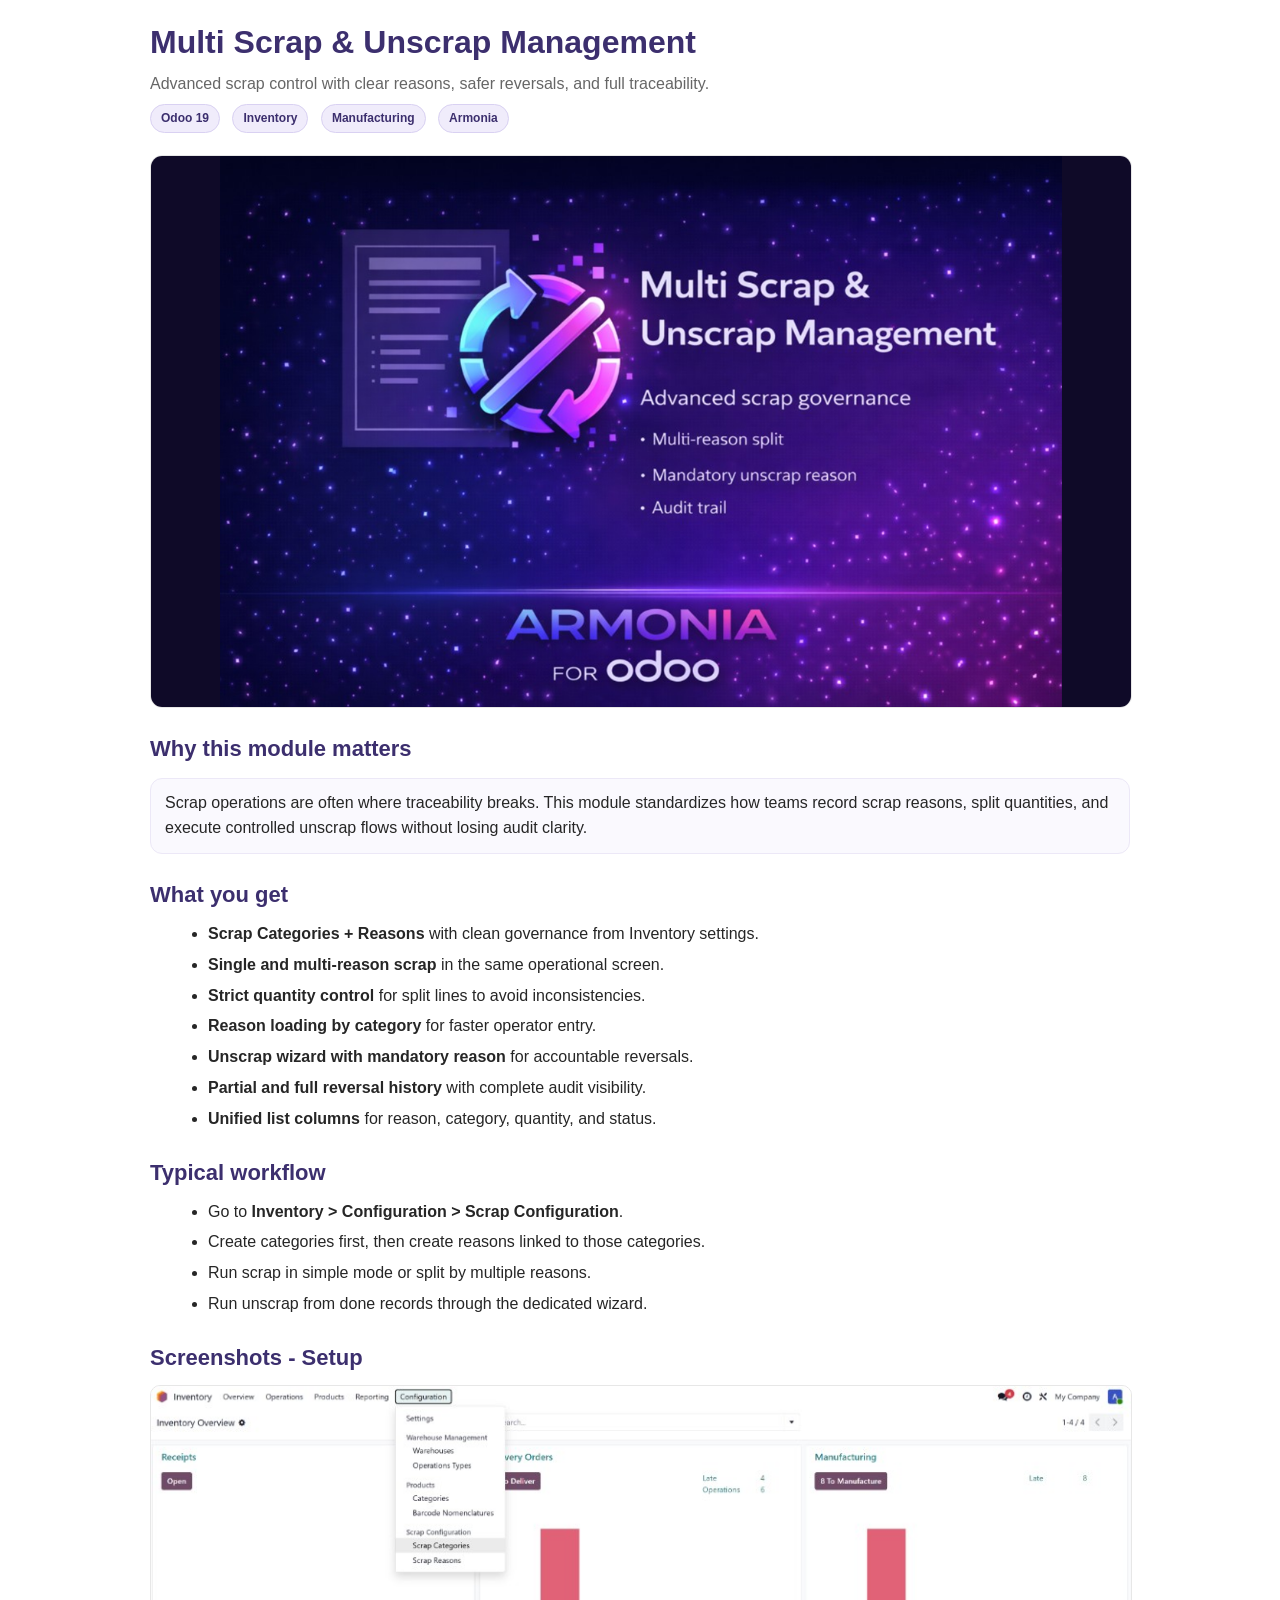
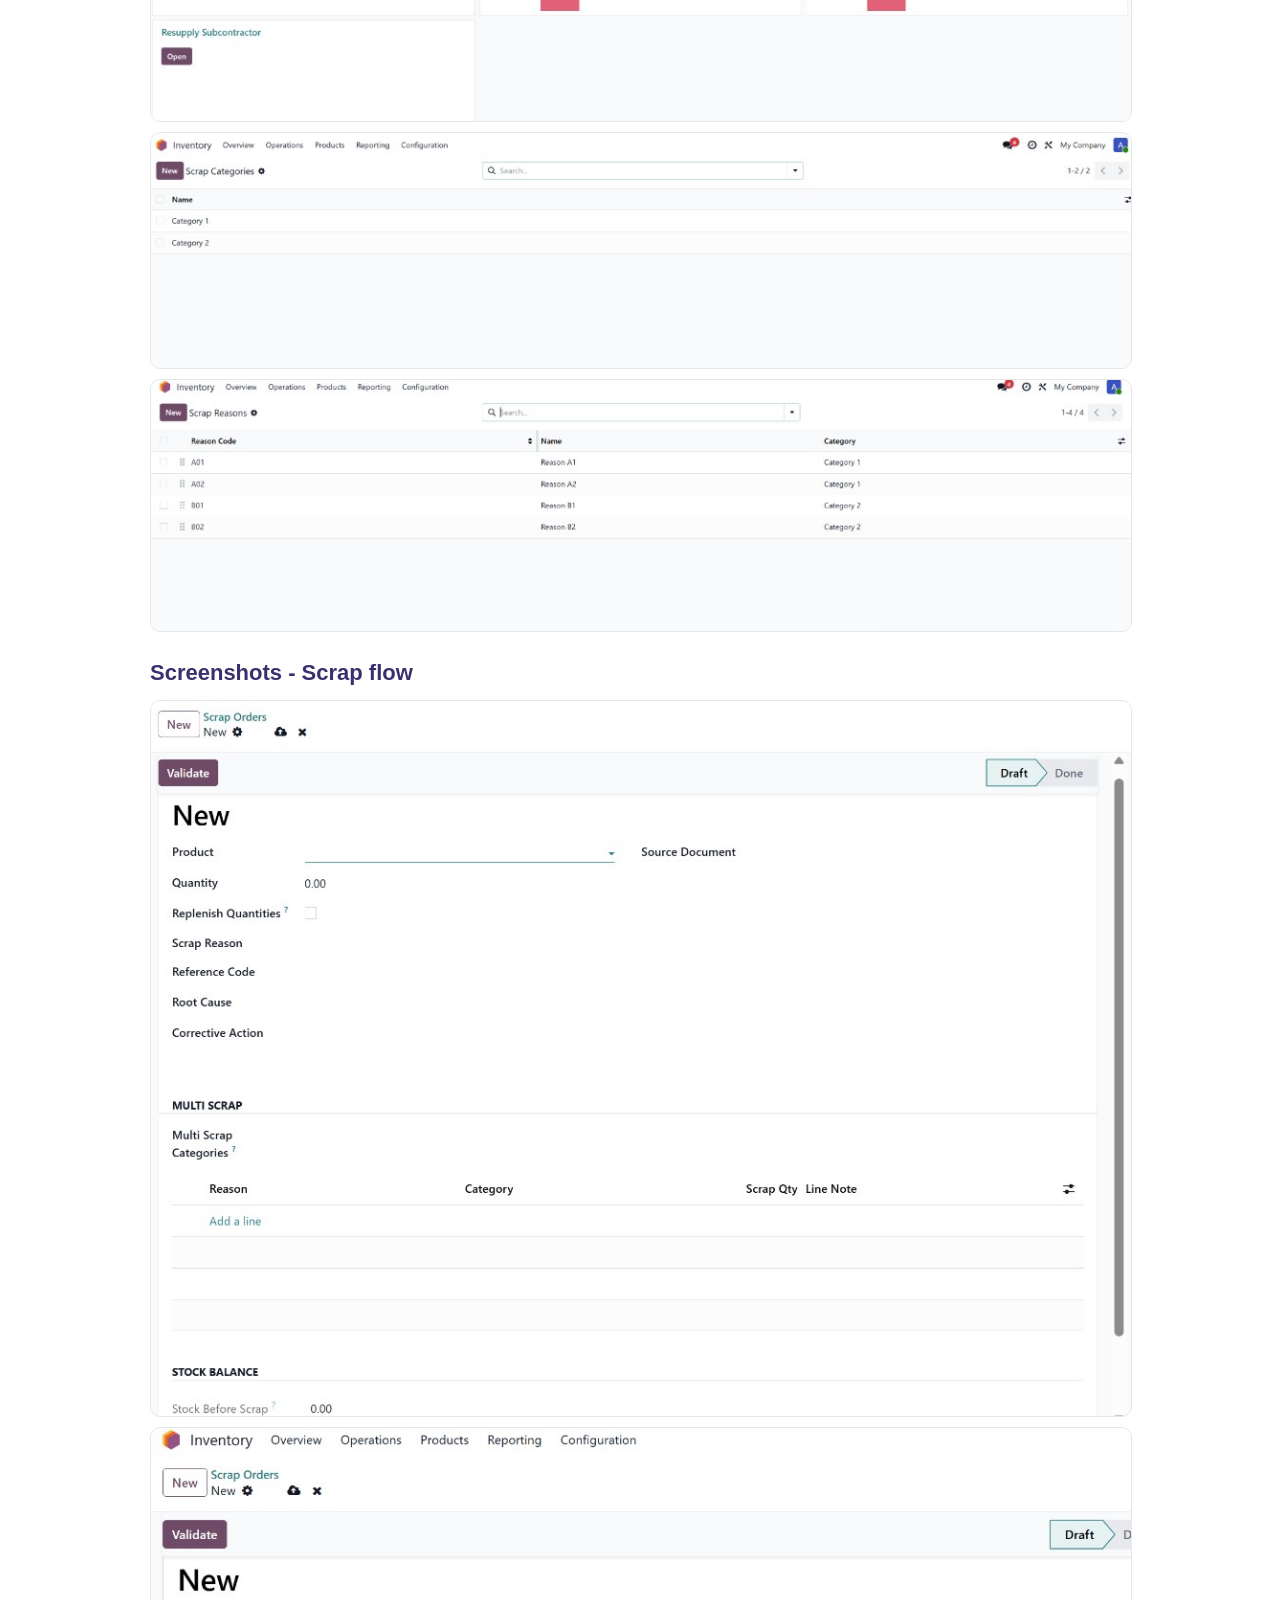
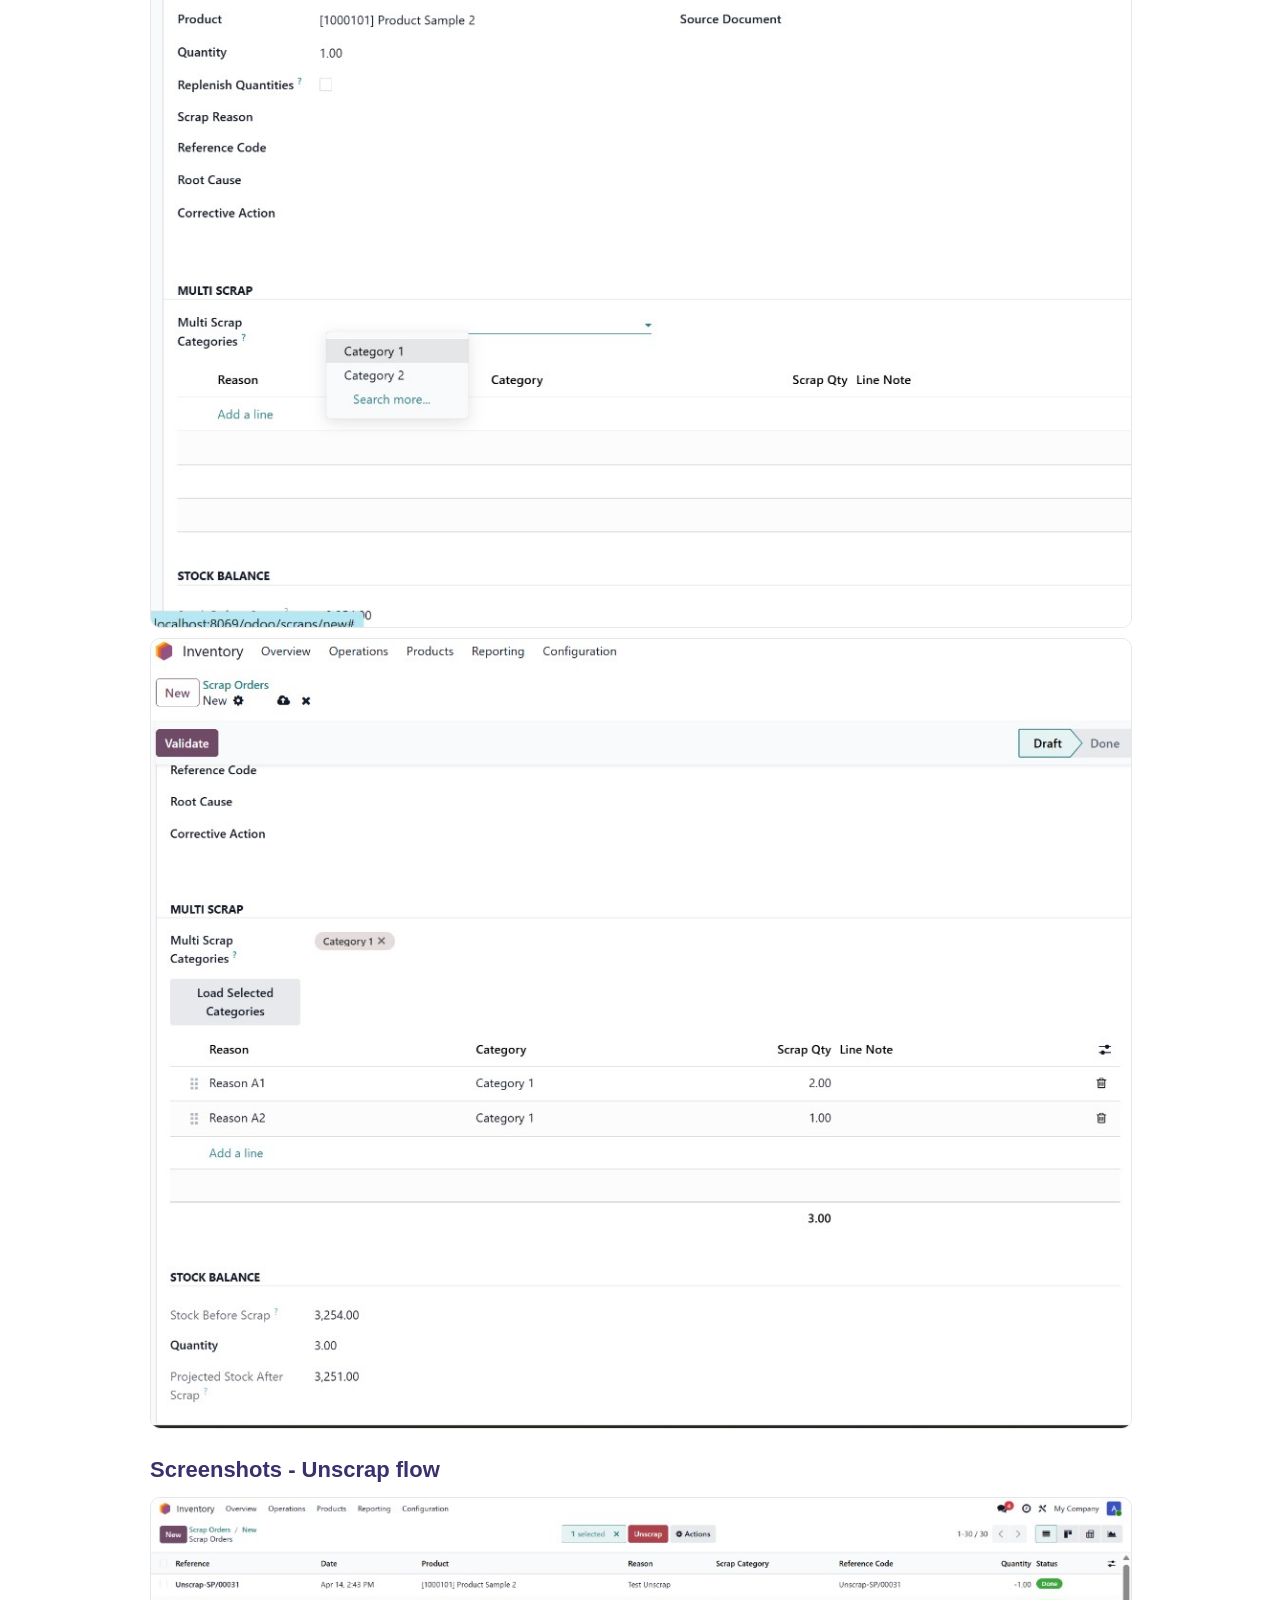
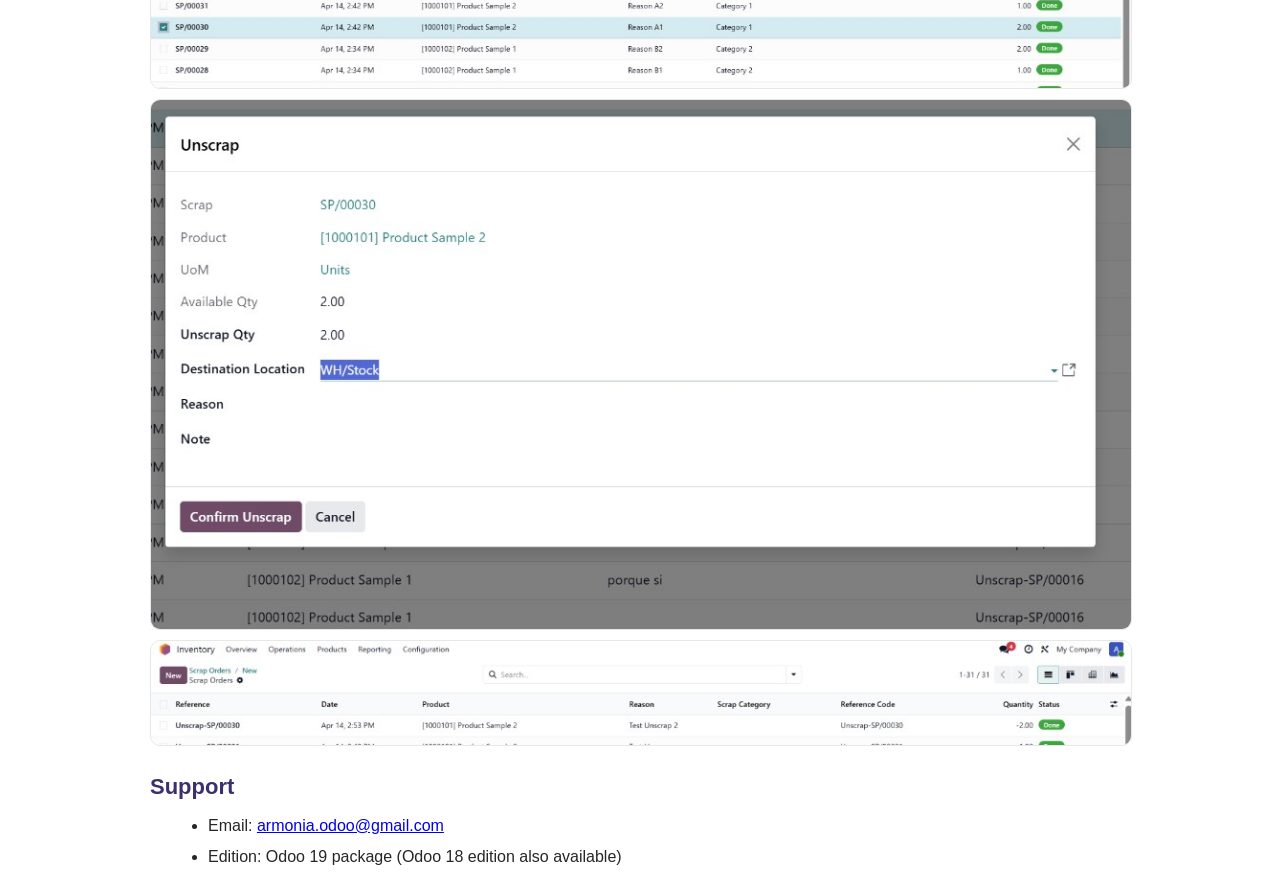
<file: scrap_universal_flex_19/static/description/index.html>
﻿<!DOCTYPE html>
<html lang="en">
<head>
  <meta charset="utf-8"/>
  <meta name="viewport" content="width=device-width, initial-scale=1"/>
  <title>Multi Scrap &amp; Unscrap Management</title>
  <style>
    body { font-family: Arial, sans-serif; color: #262626; max-width: 980px; margin: 0 auto; padding: 18px; line-height: 1.55; }
    h1 { color: #3c2f6e; margin: 0 0 4px 0; }
    h2 { color: #3c2f6e; margin: 24px 0 10px 0; font-size: 22px; }
    p { margin: 8px 0; }
    ul { margin: 8px 0 0 18px; }
    li { margin: 6px 0; }
    .sub { color: #666; margin-top: 0; }
    .box { background: #faf9fe; border: 1px solid #ece8f7; border-radius: 12px; padding: 12px 14px; margin: 12px 0; }
    .banner { width: 100%; border: 1px solid #e7e7e7; border-radius: 12px; margin: 14px 0 18px 0; display: block; }
    .shot { width: 100%; border: 1px solid #e7e7e7; border-radius: 10px; margin: 10px 0; display: block; }
    .badge { display: inline-block; margin: 0 8px 8px 0; background: #f0ecfb; border: 1px solid #d9d1f2; color: #3c2f6e; border-radius: 999px; padding: 4px 10px; font-size: 12px; font-weight: 600; }
  </style>
</head>
<body>
  <h1>Multi Scrap &amp; Unscrap Management</h1>
  <p class="sub">Advanced scrap control with clear reasons, safer reversals, and full traceability.</p>

  <div>
    <span class="badge">Odoo 19</span>
    <span class="badge">Inventory</span>
    <span class="badge">Manufacturing</span>
    <span class="badge">Armonia</span>
  </div>

  <img class="banner" src="banner.png" alt="Multi Scrap and Unscrap Management banner"/>

  <h2>Why this module matters</h2>
  <div class="box">
    Scrap operations are often where traceability breaks. This module standardizes how teams record scrap reasons, split quantities, and execute controlled unscrap flows without losing audit clarity.
  </div>

  <h2>What you get</h2>
  <ul>
    <li><strong>Scrap Categories + Reasons</strong> with clean governance from Inventory settings.</li>
    <li><strong>Single and multi-reason scrap</strong> in the same operational screen.</li>
    <li><strong>Strict quantity control</strong> for split lines to avoid inconsistencies.</li>
    <li><strong>Reason loading by category</strong> for faster operator entry.</li>
    <li><strong>Unscrap wizard with mandatory reason</strong> for accountable reversals.</li>
    <li><strong>Partial and full reversal history</strong> with complete audit visibility.</li>
    <li><strong>Unified list columns</strong> for reason, category, quantity, and status.</li>
  </ul>

  <h2>Typical workflow</h2>
  <ul>
    <li>Go to <strong>Inventory &gt; Configuration &gt; Scrap Configuration</strong>.</li>
    <li>Create categories first, then create reasons linked to those categories.</li>
    <li>Run scrap in simple mode or split by multiple reasons.</li>
    <li>Run unscrap from done records through the dedicated wizard.</li>
  </ul>

  <h2>Screenshots - Setup</h2>
  <img class="shot" src="screen_setup_01.png" alt="Scrap configuration menu in Inventory"/>
  <img class="shot" src="screen_setup_02.png" alt="Scrap categories list"/>
  <img class="shot" src="screen_setup_03.png" alt="Scrap reasons list with categories"/>

  <h2>Screenshots - Scrap flow</h2>
  <img class="shot" src="screen_scrap_01.png" alt="Scrap orders list with reason and category columns"/>
  <img class="shot" src="screen_scrap_02.png" alt="New scrap form with multi-scrap area"/>
  <img class="shot" src="screen_scrap_03.png" alt="Loaded reasons by category with split quantities"/>

  <h2>Screenshots - Unscrap flow</h2>
  <img class="shot" src="screen_unscrap_01.png" alt="Unscrap action from scrap order list"/>
  <img class="shot" src="screen_unscrap_02.png" alt="Unscrap wizard with required reason"/>
  <img class="shot" src="screen_unscrap_03.png" alt="Unscrap result in scrap list"/>

  <h2>Support</h2>
  <ul>
    <li>Email: <a href="mailto:armonia.odoo@gmail.com">armonia.odoo@gmail.com</a></li>
    <li>Edition: Odoo 19 package (Odoo 18 edition also available)</li>
  </ul>
</body>
</html>
</file>
